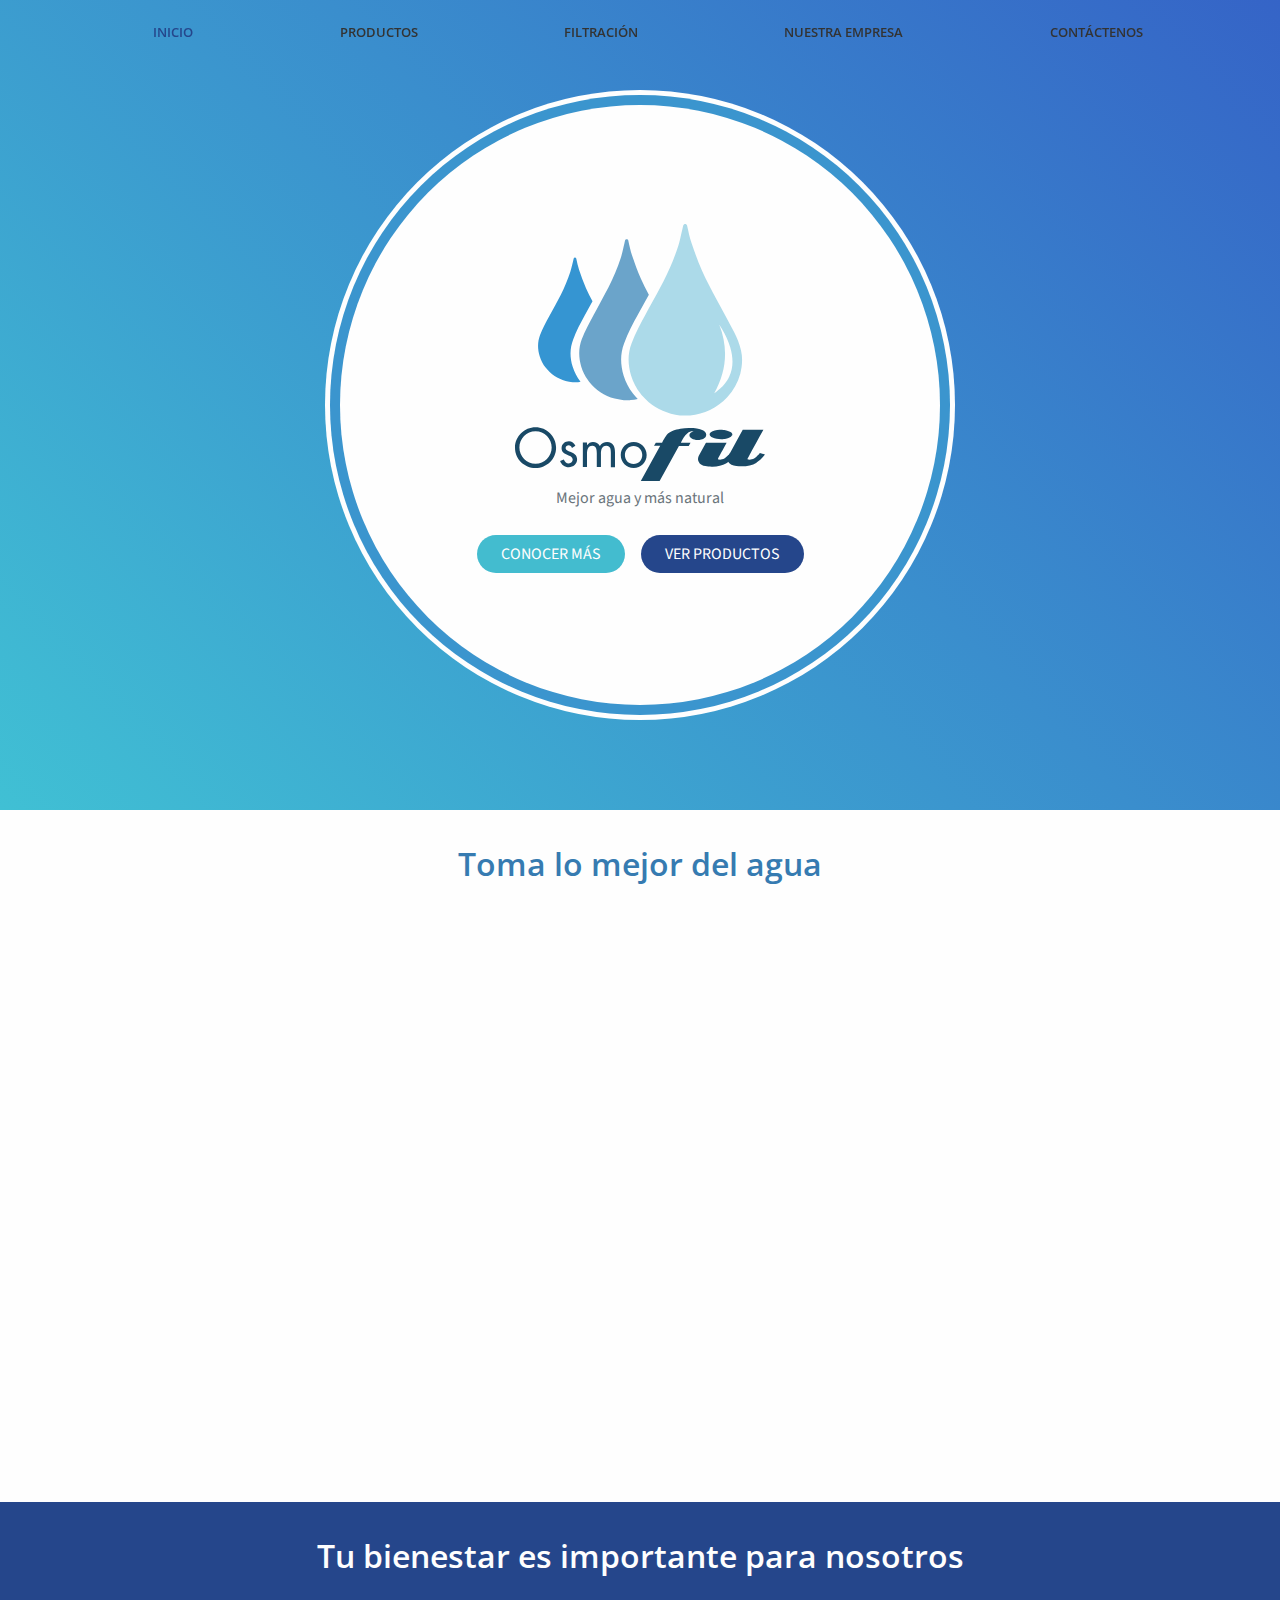
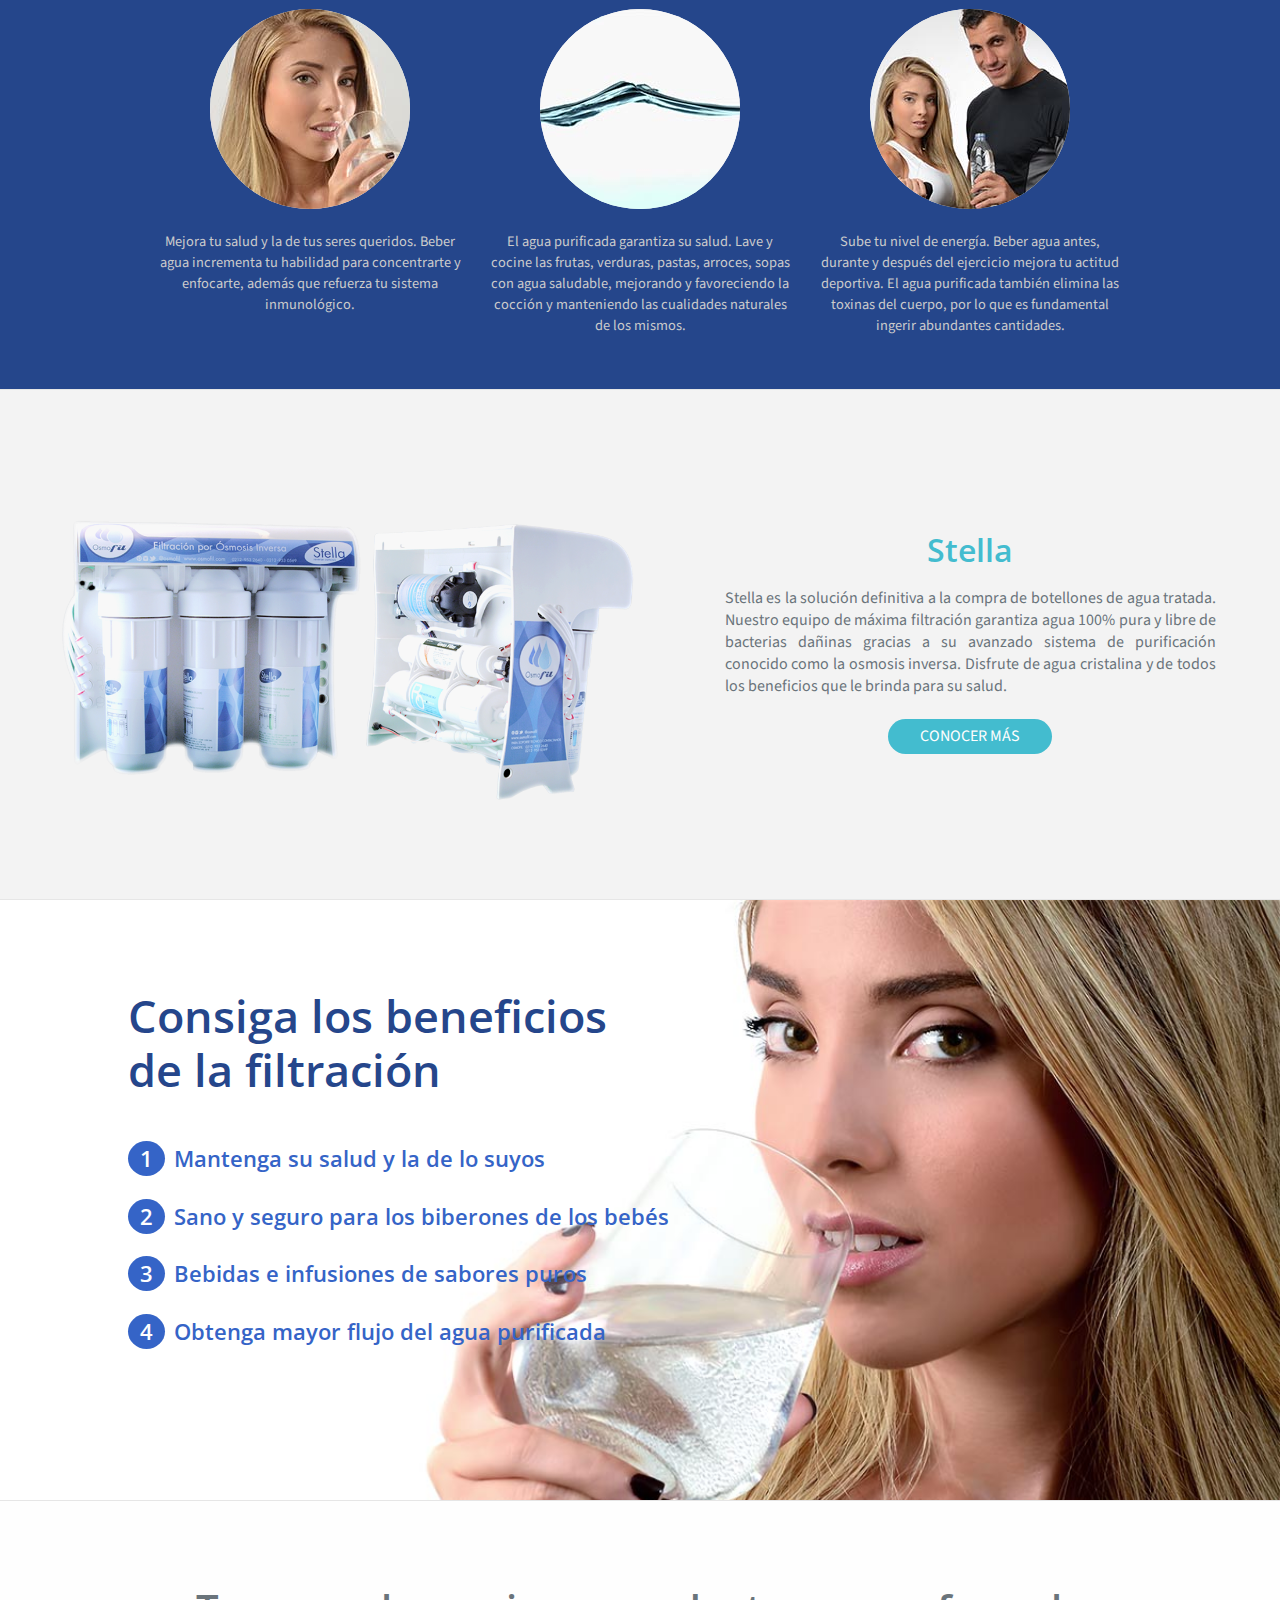
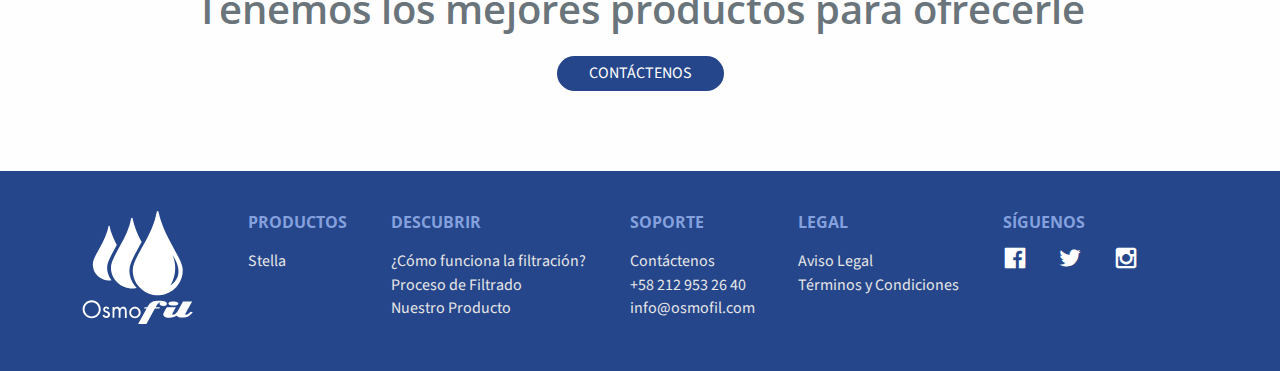
<file: index.html>
<!DOCTYPE html>
<html lang="es">
  <head>
    <meta charset="UTF-8"/>
    <meta http-equiv="X-UA-Compatible" content="IE=edge"/>
    <meta name="viewport" content="width=device-width, user-scalable=no, initial-scale=1, maximum-scale=1, minimum-scale=1"/>
    <link rel="stylesheet" href="css/estilos.css"/>
    <script src="https://ajax.googleapis.com/ajax/libs/jquery/2.2.0/jquery.min.js"></script>
    <script src="js/scripts.js"></script>
    <title>Osmofil | Filtros para el hogar</title>
    <meta name="description" content="Somos una empresa de productos de filtración garantizada y certificada, utilizamos tecnología de punta para purificación del agua."/>
    <meta name="keywords" content="filtros, agua, pureza, limpio, libre"/>
  </head>
  <body id="inicio">
    <nav id="menu">
      <div class="menu-contenedor"><a href="#">
          <div id="menu-logo"></div></a>
        <h1>Osmofil</h1>
      </div>
      <input type="checkbox" id="menu-bar"/>
      <label for="menu-bar" class="icon-menu"></label>
      <ul>
        <li> <a href="index.html">Inicio</a></li>
        <li> <a href="productos.html">Productos</a></li>
        <li> <a href="filtracion.html">Filtración</a></li>
        <li> <a href="empresa.html">Nuestra Empresa</a></li>
        <li> <a href="contactenos.html">Contáctenos</a></li>
      </ul>
    </nav>
    <section>
      <article id="inicio">
        <div class="logo-contenedor"><img src="img/logo-pq.svg" alt="Osmofil"/>
          <div class="slogan">
            <h2>Mejor agua y más natural</h2>
          </div>
          <div class="botones"><a href="empresa.html" class="boton-cta">Conocer Más</a><a href="productos.html" class="boton-cta">Ver Productos</a></div>
        </div>
      </article>
    </section>
    <section>
      <article id="video">
        <h3>Toma lo mejor del agua</h3>
        <div class="video-contenedor">
          <iframe width="1000" height="563" src="https://www.youtube.com/embed/V8olQC8zW3Y?rel=0&amp;amp;showinfo=0" frameborder="0" allowfullscreen=""></iframe>
        </div>
      </article>
    </section>
    <section>
      <article id="rubros">
        <h3>Tu bienestar es importante para nosotros</h3>
        <ul>
          <li>
            <div class="item"><img src="img/p1.jpg" alt="Agua purificada"/></div>
            <p>Mejora tu salud y la de tus seres queridos. Beber agua incrementa tu habilidad para concentrarte y enfocarte, además que refuerza tu sistema inmunológico. </p>
          </li>
          <li>
            <div class="item"><img src="img/p2.jpg" alt="Toma agua"/></div>
            <p>El agua purificada garantiza su salud. Lave y cocine las frutas, verduras, pastas, arroces, sopas con agua saludable, mejorando y favoreciendo la cocción y manteniendo las cualidades naturales de los mismos. </p>
          </li>
          <li>
            <div class="item"><img src="img/p3.jpg" alt="Haz ejercicio"/></div>
            <p>Sube tu nivel de energía. Beber agua antes, durante y después del ejercicio mejora tu actitud deportiva. El agua purificada también elimina las toxinas del cuerpo, por lo que es fundamental ingerir abundantes cantidades.</p>
          </li>
        </ul>
      </article>
    </section>
    <section>
      <article id="pro1">
        <figure><img src="img/stella_final.png" alt="Stella"/></figure>
        <div class="nota">
          <h3>Stella</h3>
          <p>Stella es la solución definitiva a la compra de botellones de agua tratada. Nuestro equipo de máxima filtración garantiza agua 100% pura y libre de bacterias dañinas gracias a su avanzado sistema de purificación conocido como la osmosis inversa. Disfrute de agua cristalina y de todos los beneficios que le brinda para su salud.</p><a href="/productos.html" class="boton">Conocer más</a>
        </div>
      </article>
    </section>
    <section>
      <article id="bene">
        <h3>Consiga los beneficios de la filtración</h3>
        <ol type="1" start="1">
          <li>Mantenga su salud y la de lo suyos
          </li>
          <li>Sano y seguro para los biberones de los bebés
          </li>
          <li>Bebidas e infusiones de sabores puros
          </li>
          <li>Obtenga mayor flujo del agua purificada
          </li>
        </ol>
      </article>
    </section>
    <section>
      <article id="contact">
        <h3>Tenemos los mejores productos para ofrecerle</h3><a href="contactenos.html" class="boton">Contáctenos</a>
      </article>
    </section>
    <footer>
      <div class="footer-contenedor">
        <div class="footer-logo"></div>
        <div class="footer-lista">
          <ul>
            <li>
              <h4>Productos</h4>
              <ul>
                <li><a href="Productos.html">Stella</a></li>
              </ul>
            </li>
            <li>
              <h4>Descubrir</h4>
              <ul>
                <li><a href="Filtracion.html">¿Cómo funciona la filtración?</a></li>
                <li><a href="Filtracion.html">Proceso de Filtrado</a></li>
                <li><a href="Productos.html">Nuestro Producto</a></li>
              </ul>
            </li>
            <li>
              <h4>Soporte</h4>
              <ul>
                <li><a href="Contactenos.html">Contáctenos</a></li>
                <li><a href="callto://+582129592640">+58 212 953 26 40</a></li>
                <li><a href="mailto:info@osmofil.com">info@osmofil.com</a></li>
              </ul>
            </li>
            <li>
              <h4>Legal</h4>
              <ul>
                <li><a href="Empresa.html">Aviso Legal</a></li>
                <li><a href="Empresa.html">Términos y Condiciones</a></li>
              </ul>
            </li>
            <li>
              <h4>Síguenos</h4>
              <div class="sociales"><a href="https://www.facebook.com/osmo.fil.7" class="icon-facebook"></a><a href="https://twitter.com/osmofil" class="icon-twitter"></a><a href="https://www.instagram.com/osmofil" class="icon-instagram"></a><a href="https://www.pinterest.com/osmofil" class="icon-pinterest"></a></div>
            </li>
          </ul>
        </div>
      </div>
    </footer>
    <script src="js/jquery.fitvids.js"></script>
  </body>
</html>
</file>
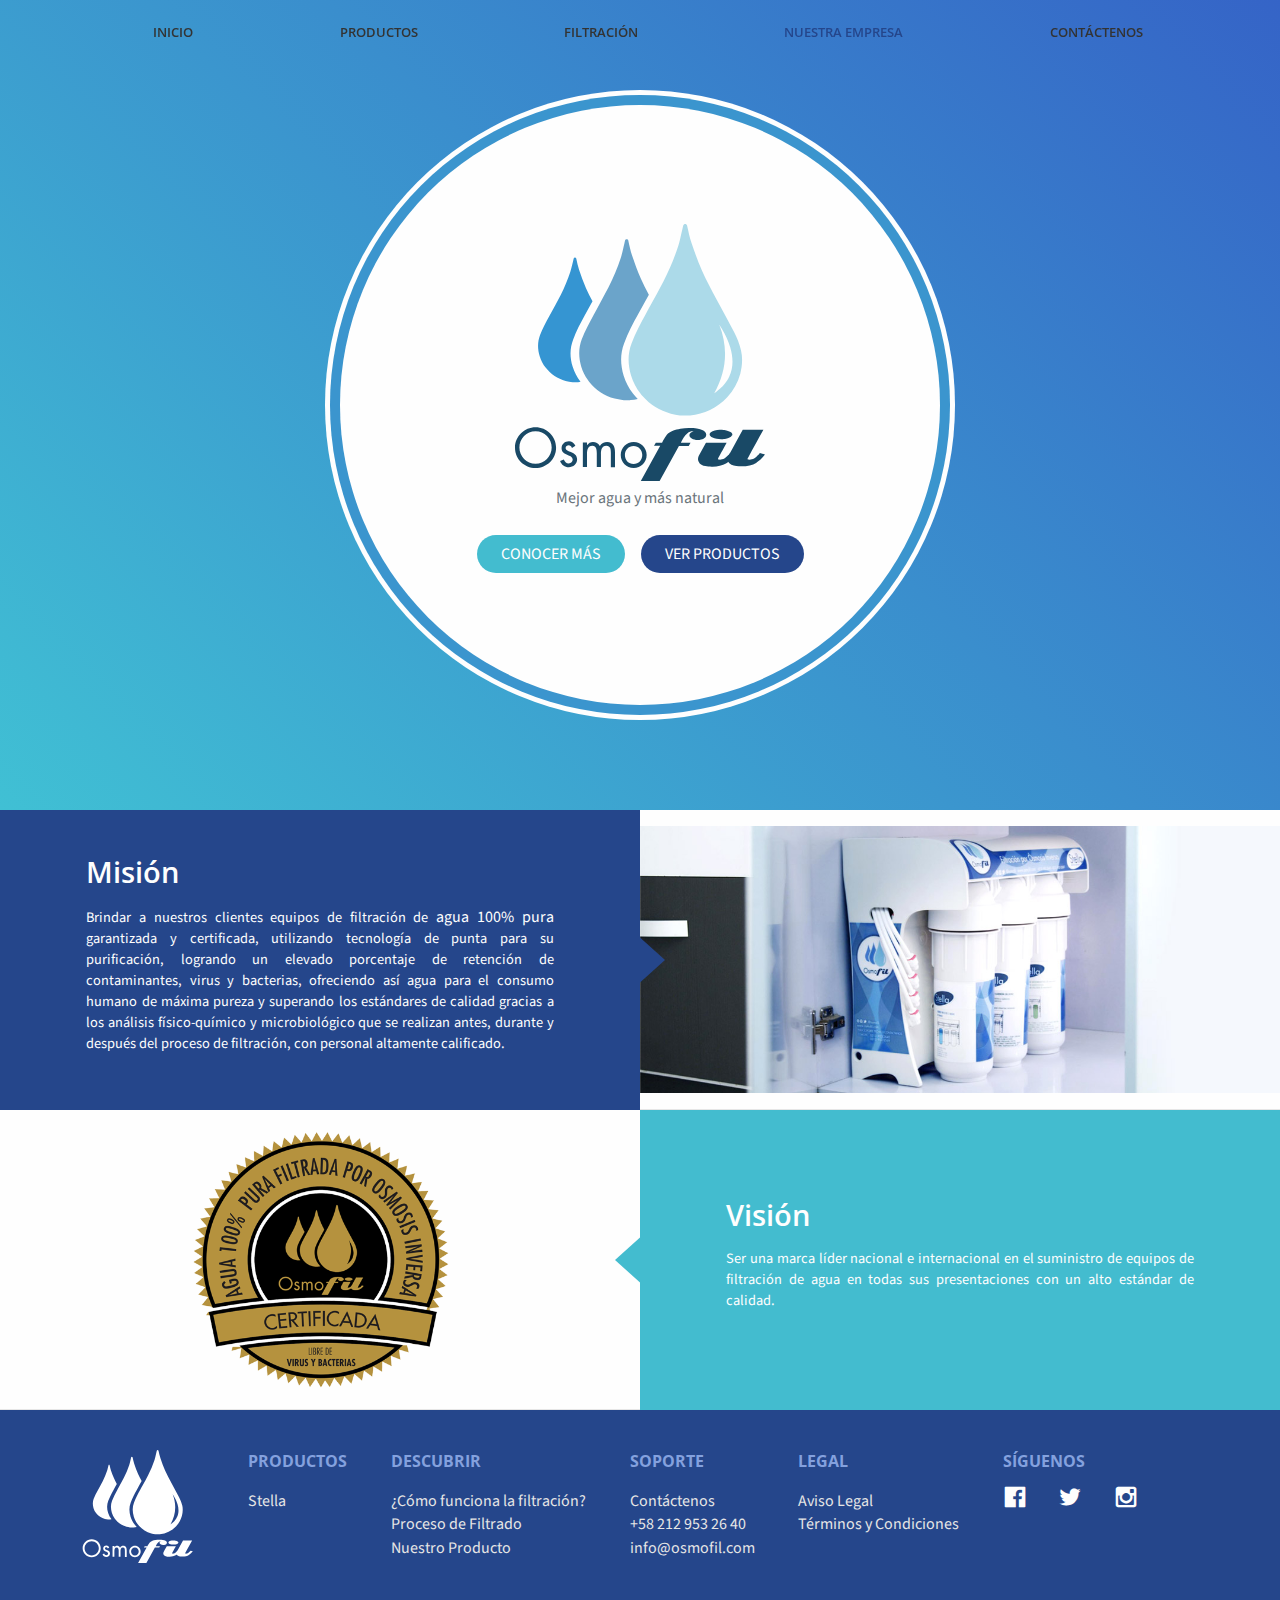
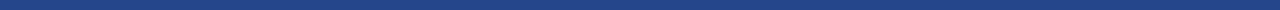
<file: empresa.html>
<!DOCTYPE html>
<html lang="es">
  <head>
    <meta charset="UTF-8"/>
    <meta http-equiv="X-UA-Compatible" content="IE=edge"/>
    <meta name="viewport" content="width=device-width, user-scalable=no, initial-scale=1, maximum-scale=1, minimum-scale=1"/>
    <link rel="stylesheet" href="css/estilos.css"/>
    <script src="https://ajax.googleapis.com/ajax/libs/jquery/2.2.0/jquery.min.js"></script>
    <script src="js/scripts.js"></script>
    <title>Osmofil | Empresa</title>
    <meta name="description" content="Somos una empresa de equipos de filtración de agua en todas sus presentaciones con un alto estándar de calidad."/>
    <meta name="keywords" content="filtros, agua, pureza, limpio, libre"/>
  </head>
  <body id="empresa">
    <nav id="menu">
      <div class="menu-contenedor"><a href="#">
          <div id="menu-logo"></div></a>
        <h1>Osmofil</h1>
      </div>
      <input type="checkbox" id="menu-bar"/>
      <label for="menu-bar" class="icon-menu"></label>
      <ul>
        <li> <a href="index.html">Inicio</a></li>
        <li> <a href="productos.html">Productos</a></li>
        <li> <a href="filtracion.html">Filtración</a></li>
        <li> <a href="empresa.html">Nuestra Empresa</a></li>
        <li> <a href="contactenos.html">Contáctenos</a></li>
      </ul>
    </nav>
    <section>
      <article id="inicio">
        <div class="logo-contenedor"><img src="img/logo-pq.svg" alt="Osmofil"/>
          <div class="slogan">
            <h2>Mejor agua y más natural</h2>
          </div>
          <div class="botones"><a href="empresa.html" class="boton-cta">Conocer Más</a><a href="productos.html" class="boton-cta">Ver Productos</a></div>
        </div>
      </article>
    </section>
    <section>
      <article id="pro2">
        <div class="pro-n">
          <div class="nota-n">
            <h3>Misión</h3>
            <p>Brindar a nuestros clientes equipos de filtración de <span>agua 100% pura</span> garantizada y certificada, utilizando tecnología de punta para su purificación, logrando un elevado porcentaje de retención de contaminantes, virus y bacterias, ofreciendo así agua para el consumo humano de máxima pureza y superando los estándares de calidad gracias a los análisis físico-químico y microbiológico que se realizan antes, durante y después del proceso de filtración, con personal altamente calificado.</p>
          </div>
          <figure><img src="img/Empresa_1.jpg" alt="Producto Certificado"/></figure>
        </div>
        <div class="pro-r">
          <figure><img src="img/Empresa_2.png" alt="Stella Certificado"/></figure>
          <div class="nota-r">
            <h3>Visión</h3>
            <p> Ser una marca líder nacional e internacional en el suministro de equipos de filtración de agua en todas sus presentaciones con un alto estándar de calidad.</p>
          </div>
        </div>
      </article>
    </section>
    <footer>
      <div class="footer-contenedor">
        <div class="footer-logo"></div>
        <div class="footer-lista">
          <ul>
            <li>
              <h4>Productos</h4>
              <ul>
                <li><a href="Productos.html">Stella</a></li>
              </ul>
            </li>
            <li>
              <h4>Descubrir</h4>
              <ul>
                <li><a href="Filtracion.html">¿Cómo funciona la filtración?</a></li>
                <li><a href="Filtracion.html">Proceso de Filtrado</a></li>
                <li><a href="Productos.html">Nuestro Producto</a></li>
              </ul>
            </li>
            <li>
              <h4>Soporte</h4>
              <ul>
                <li><a href="Contactenos.html">Contáctenos</a></li>
                <li><a href="callto://+582129592640">+58 212 953 26 40</a></li>
                <li><a href="mailto:info@osmofil.com">info@osmofil.com</a></li>
              </ul>
            </li>
            <li>
              <h4>Legal</h4>
              <ul>
                <li><a href="Empresa.html">Aviso Legal</a></li>
                <li><a href="Empresa.html">Términos y Condiciones</a></li>
              </ul>
            </li>
            <li>
              <h4>Síguenos</h4>
              <div class="sociales"><a href="https://www.facebook.com/osmo.fil.7" class="icon-facebook"></a><a href="https://twitter.com/osmofil" class="icon-twitter"></a><a href="https://www.instagram.com/osmofil" class="icon-instagram"></a><a href="https://www.pinterest.com/osmofil" class="icon-pinterest"></a></div>
            </li>
          </ul>
        </div>
      </div>
    </footer>
  </body>
</html>
</file>
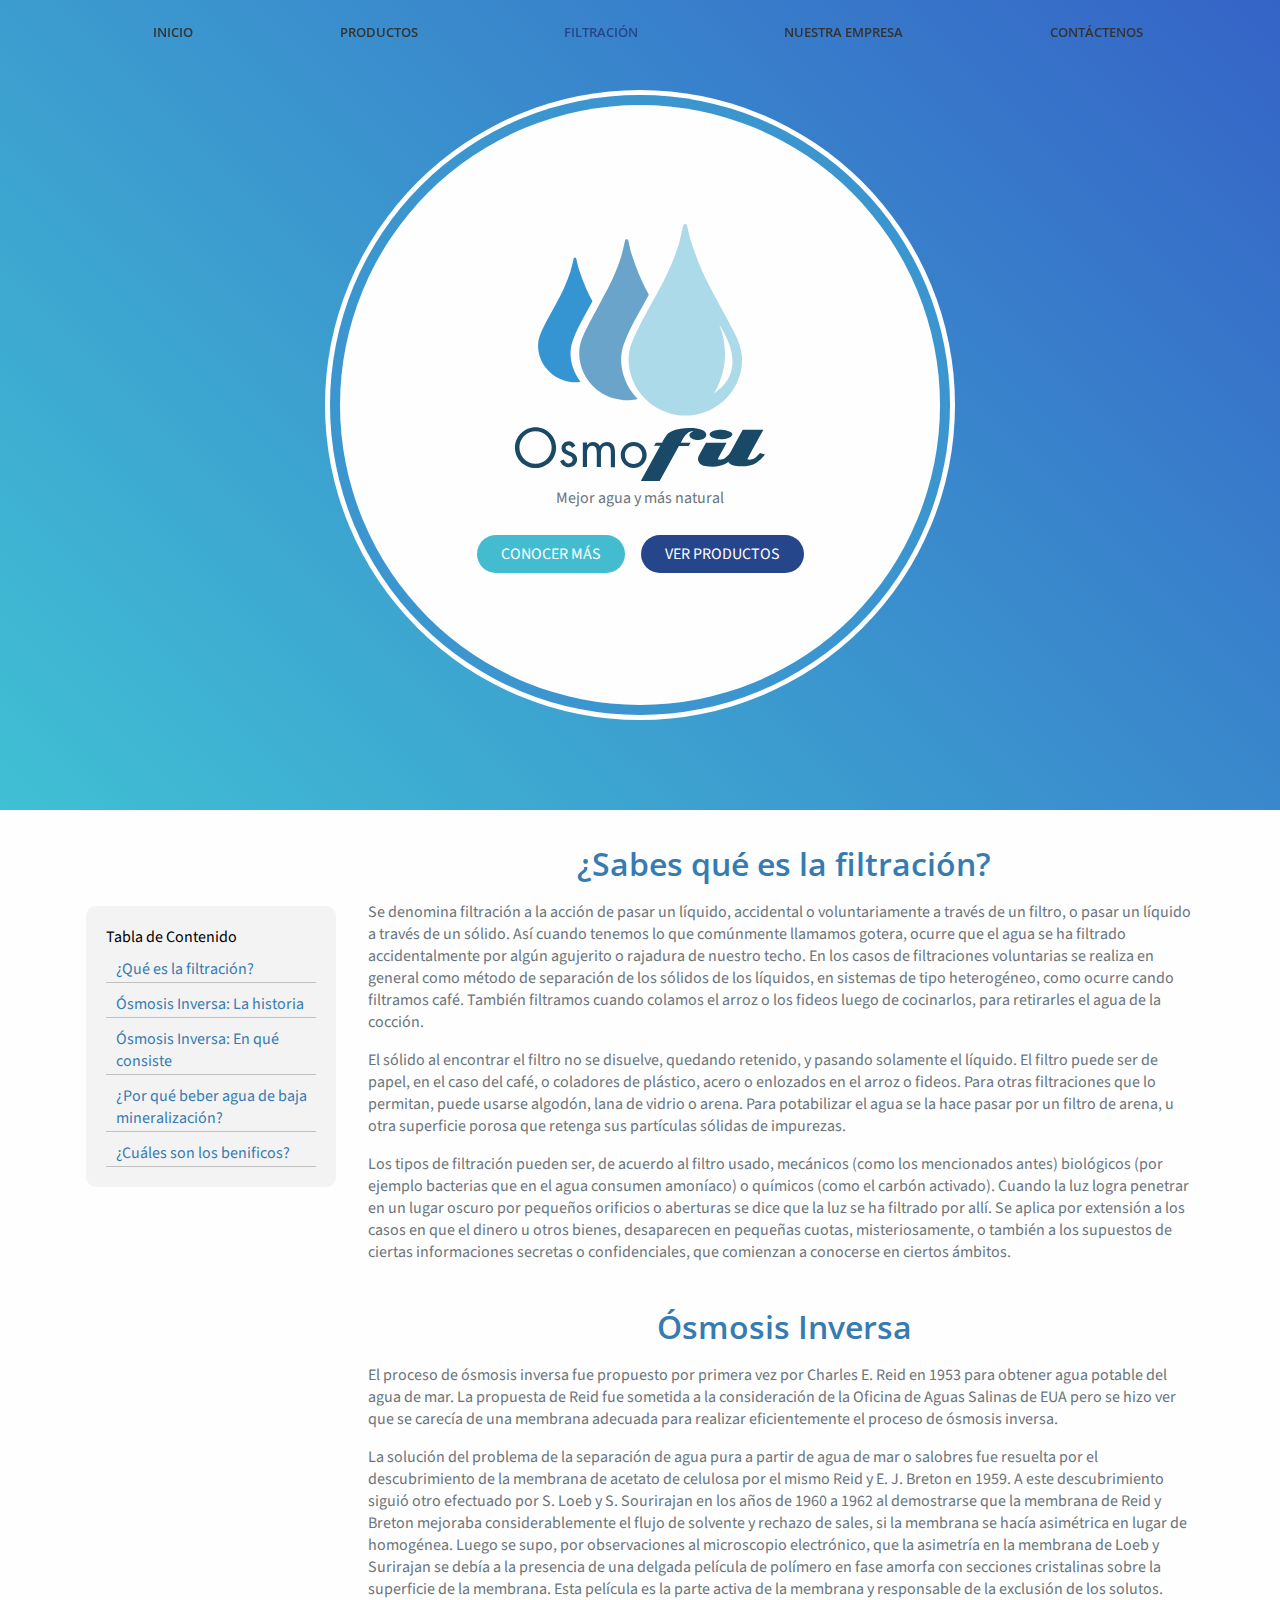
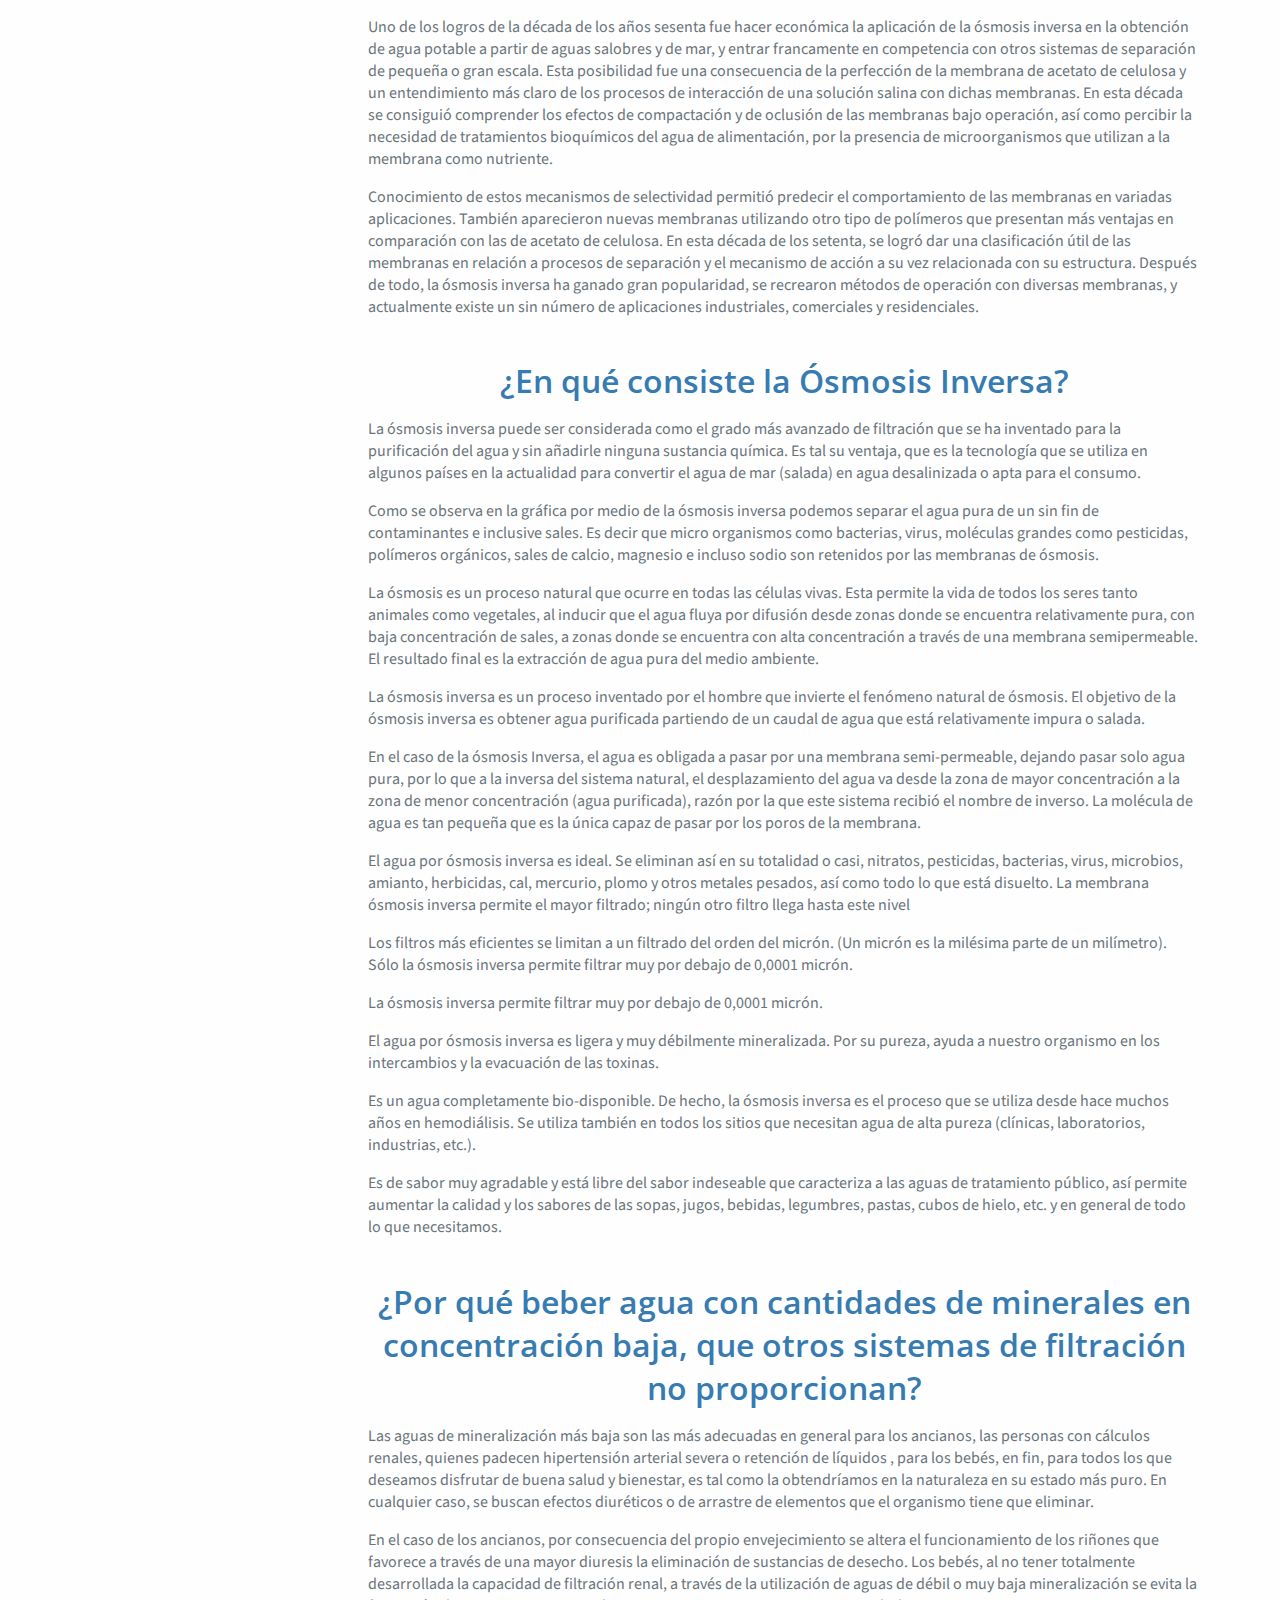
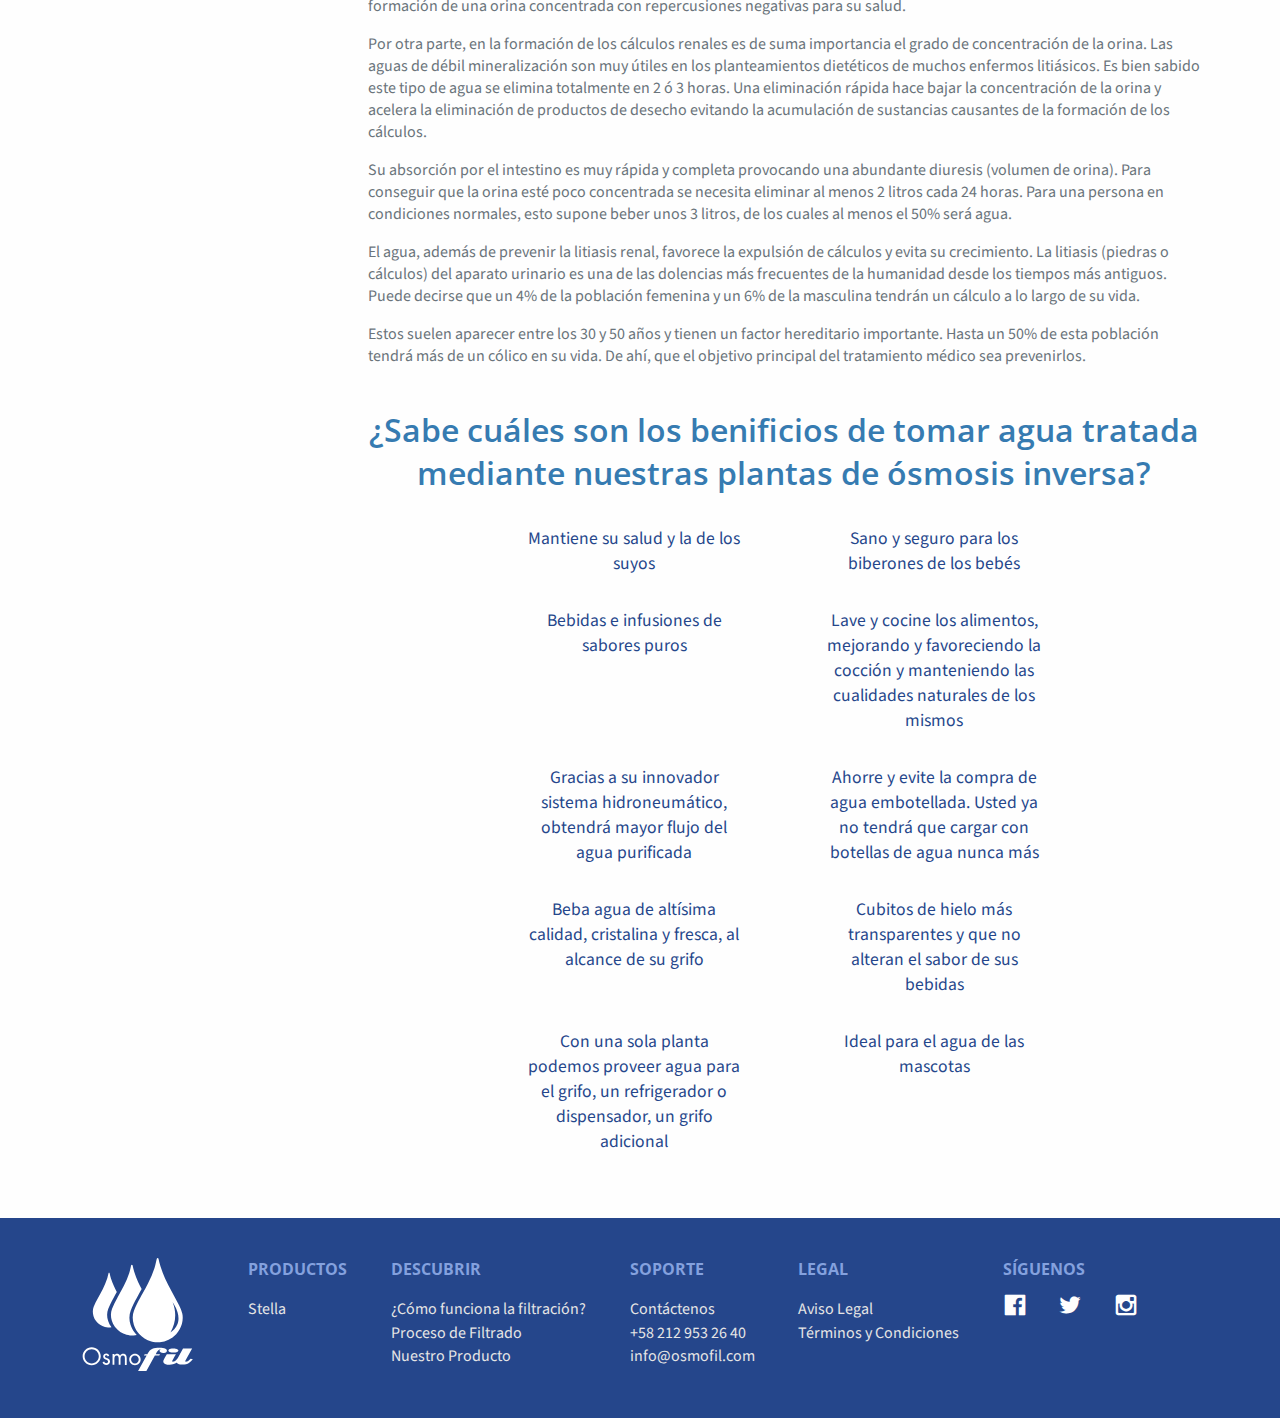
<file: filtracion.html>
<!DOCTYPE html>
<html lang="es">
  <head>
    <meta charset="UTF-8"/>
    <meta http-equiv="X-UA-Compatible" content="IE=edge"/>
    <meta name="viewport" content="width=device-width, user-scalable=no, initial-scale=1, maximum-scale=1, minimum-scale=1"/>
    <link rel="stylesheet" href="css/estilos.css"/>
    <script src="https://ajax.googleapis.com/ajax/libs/jquery/2.2.0/jquery.min.js"></script>
    <script src="js/scripts.js"></script>
    <title>Osmofil | Filtración</title>
    <meta name="description" content="Conozca acerca del proceso de filtración."/>
    <meta name="keywords" content="filtros, agua, pureza, limpio, libre"/>
  </head>
  <body id="filtracion">
    <nav id="menu">
      <div class="menu-contenedor"><a href="#">
          <div id="menu-logo"></div></a>
        <h1>Osmofil</h1>
      </div>
      <input type="checkbox" id="menu-bar"/>
      <label for="menu-bar" class="icon-menu"></label>
      <ul>
        <li> <a href="index.html">Inicio</a></li>
        <li> <a href="productos.html">Productos</a></li>
        <li> <a href="filtracion.html">Filtración</a></li>
        <li> <a href="empresa.html">Nuestra Empresa</a></li>
        <li> <a href="contactenos.html">Contáctenos</a></li>
      </ul>
    </nav>
    <section>
      <article id="inicio">
        <div class="logo-contenedor"><img src="img/logo-pq.svg" alt="Osmofil"/>
          <div class="slogan">
            <h2>Mejor agua y más natural</h2>
          </div>
          <div class="botones"><a href="empresa.html" class="boton-cta">Conocer Más</a><a href="productos.html" class="boton-cta">Ver Productos</a></div>
        </div>
      </article>
    </section>
    <section id="info">
      <aside>
        <ul><span>Tabla de Contenido</span>
          <li><a href="#C1">¿Qué es la filtración?</a></li>
          <li><a href="#C2">Ósmosis Inversa: La historia</a></li>
          <li><a href="#C3">Ósmosis Inversa: En qué consiste</a></li>
          <li><a href="#C4">¿Por qué beber agua de baja mineralización?</a></li>
          <li><a href="#C5">¿Cuáles son los benificos?</a></li>
        </ul>
      </aside>
      <div class="info-contenido">
        <article>
          <div id="C1" class="ancla"></div>
          <h3>¿Sabes qué es la filtración?</h3>
          <p>Se denomina filtración a la acción de pasar un líquido, accidental o voluntariamente a través de un filtro, o pasar un líquido a través de un sólido. Así cuando tenemos lo que comúnmente llamamos gotera, ocurre que el agua se ha filtrado accidentalmente por algún agujerito o rajadura de nuestro techo. En los casos de filtraciones voluntarias se realiza en general como método de separación de los sólidos de los líquidos, en sistemas de tipo heterogéneo, como ocurre cando filtramos café. También filtramos cuando colamos el arroz o los fideos luego de cocinarlos, para retirarles el agua de la cocción.</p>
          <p>El sólido al encontrar el filtro no se disuelve, quedando retenido, y pasando solamente el líquido. El filtro puede ser de papel, en el caso del café, o coladores de plástico, acero o enlozados en el arroz o fideos. Para otras filtraciones que lo permitan, puede usarse algodón, lana de vidrio o arena. Para potabilizar el agua se la hace pasar por un filtro de arena, u otra superficie porosa que retenga sus partículas sólidas de impurezas.</p>
          <p>Los tipos de filtración pueden ser, de acuerdo al filtro usado, mecánicos (como los mencionados antes) biológicos (por ejemplo bacterias que en el agua consumen amoníaco) o químicos (como el carbón activado). Cuando la luz logra penetrar en un lugar oscuro por pequeños orificios o aberturas se dice que la luz se ha filtrado por allí. Se aplica por extensión a los casos en que el dinero u otros bienes, desaparecen en pequeñas cuotas, misteriosamente, o también a los supuestos de ciertas informaciones secretas o confidenciales, que comienzan a conocerse en ciertos ámbitos.</p>
        </article>
        <article>
          <div id="C2" class="ancla"></div>
          <h3>Ósmosis Inversa</h3>
          <p>El proceso de ósmosis inversa fue propuesto por primera vez por Charles E. Reid en 1953 para obtener agua potable del agua de mar. La propuesta de Reid fue sometida a la consideración de la Oficina de Aguas Salinas de EUA pero se hizo ver que se carecía de una membrana adecuada para realizar eficientemente el proceso de ósmosis inversa.</p>
          <p>La solución del problema de la separación de agua pura a partir de agua de mar o salobres fue resuelta por el descubrimiento de la membrana de acetato de celulosa por el mismo Reid y E. J. Breton en 1959. A este descubrimiento siguió otro efectuado por S. Loeb y S. Sourirajan en los años de 1960 a 1962 al demostrarse que la membrana de Reid y Breton mejoraba considerablemente el flujo de solvente y rechazo de sales, si la membrana se hacía asimétrica en lugar de homogénea. Luego se supo, por observaciones al microscopio electrónico, que la asimetría en la membrana de Loeb y Surirajan se debía a la presencia de una delgada película de polímero en fase amorfa con secciones cristalinas sobre la superficie de la membrana. Esta película es la parte activa de la membrana y responsable de la exclusión de los solutos.   </p>
          <p>Uno de los logros de la década de los años sesenta fue hacer económica la aplicación de la ósmosis inversa en la obtención de agua potable a partir de aguas salobres y de mar, y entrar francamente en competencia con otros sistemas de separación de pequeña o gran escala. Esta posibilidad fue una consecuencia de la perfección de la membrana de acetato de celulosa y un entendimiento más claro de los procesos de interacción de una solución salina con dichas membranas. En esta década se consiguió comprender los efectos de compactación y de oclusión de las membranas bajo operación, así como percibir la necesidad de tratamientos bioquímicos del agua de alimentación, por la presencia de microorganismos que utilizan a la membrana como nutriente.</p>
          <p>Conocimiento de estos mecanismos de selectividad permitió predecir el comportamiento de las membranas en variadas aplicaciones. También aparecieron nuevas membranas utilizando otro tipo de polímeros que presentan más ventajas en comparación con las de acetato de celulosa. En esta década de los setenta, se logró dar una clasificación útil de las membranas en relación a procesos de separación y el mecanismo de acción a su vez relacionada con su estructura. Después de todo, la ósmosis inversa ha ganado gran popularidad, se recrearon métodos de operación con diversas membranas, y actualmente existe un sin número de aplicaciones industriales, comerciales y residenciales.</p>
        </article>
        <article>
          <div id="C3" class="ancla"></div>
          <h3>¿En qué consiste la Ósmosis Inversa?</h3>
          <p>La ósmosis inversa puede ser considerada como el grado más avanzado de filtración que se ha inventado para la purificación del agua y sin añadirle ninguna sustancia química. Es tal su ventaja, que es la tecnología que se  utiliza en algunos países en la actualidad para convertir el agua de mar (salada) en agua desalinizada o apta para el consumo.</p>
          <p>Como se observa en la gráfica por medio de la ósmosis inversa podemos separar el agua pura de un sin fin de contaminantes e inclusive sales. Es decir que micro organismos como bacterias, virus, moléculas grandes como pesticidas, polímeros orgánicos, sales de calcio, magnesio e incluso sodio son retenidos por las membranas de ósmosis.</p>
          <p>La ósmosis es un proceso natural que ocurre en todas las células vivas. Esta permite la vida de todos los seres tanto animales como vegetales, al inducir que el agua fluya por difusión desde zonas donde se encuentra relativamente pura, con baja concentración de sales, a zonas donde se encuentra con alta concentración a través de una membrana semipermeable. El resultado final es la extracción de agua pura del medio ambiente.</p>
          <p>La ósmosis inversa es un proceso inventado por el hombre que invierte el fenómeno natural de ósmosis. El objetivo de la ósmosis inversa es obtener agua purificada partiendo de un caudal de agua que está relativamente impura o salada.</p>
          <p>En el caso de la ósmosis Inversa, el agua es obligada a pasar por una membrana semi-permeable, dejando pasar solo agua pura, por lo que a la inversa del sistema natural, el desplazamiento del agua va desde la zona de mayor concentración a la zona de menor concentración (agua purificada), razón por la que este sistema recibió el nombre de inverso. La molécula de agua es tan pequeña que es la única capaz de pasar por los poros de la membrana.</p>
          <p>El agua por ósmosis inversa es ideal. Se eliminan así en su totalidad o casi, nitratos, pesticidas, bacterias, virus, microbios, amianto, herbicidas, cal, mercurio, plomo y otros metales pesados, así como todo lo que está disuelto. La membrana ósmosis inversa permite el mayor filtrado; ningún otro filtro llega hasta este nivel</p>
          <p>Los filtros más eficientes se limitan a un filtrado del orden del micrón. (Un micrón es la milésima parte de un milímetro). Sólo la ósmosis inversa permite filtrar muy por debajo de 0,0001 micrón. </p>
          <p class="resaltar">La ósmosis inversa permite filtrar muy por debajo de 0,0001 micrón.</p>
          <p>El agua por ósmosis inversa es ligera y muy débilmente mineralizada. Por su pureza, ayuda a nuestro organismo en los intercambios y la evacuación de las toxinas.</p>
          <p>Es un agua completamente bio-disponible. De hecho, la ósmosis inversa es el proceso que se utiliza desde hace muchos años en hemodiálisis. Se utiliza también en todos los sitios que necesitan agua de alta pureza (clínicas, laboratorios, industrias, etc.).</p>
          <p>Es de sabor muy agradable  y está libre del sabor indeseable que caracteriza a las aguas de tratamiento público, así permite aumentar la calidad y los sabores de las sopas, jugos, bebidas, legumbres, pastas, cubos de hielo, etc.  y en general de todo lo que necesitamos.</p>
        </article>
        <article>
          <div id="C4" class="ancla"></div>
          <h3>¿Por qué beber  agua con cantidades de minerales en concentración baja, que otros sistemas de filtración no proporcionan?</h3>
          <p>Las aguas de mineralización más baja son las más adecuadas en general para los ancianos, las personas con cálculos renales, quienes padecen hipertensión arterial severa o retención de líquidos , para los bebés, en fin, para todos los que deseamos disfrutar de  buena salud y bienestar, es tal como  la obtendríamos en la naturaleza en su estado más puro. En cualquier caso, se buscan efectos diuréticos o de arrastre de elementos que el organismo tiene que eliminar. </p>
          <p>En el caso de los ancianos, por consecuencia del propio envejecimiento se altera el funcionamiento de los riñones que favorece a través de una mayor diuresis la eliminación de sustancias de desecho. Los bebés, al no tener totalmente desarrollada la capacidad de filtración renal, a través de la utilización de aguas de débil o muy baja mineralización se evita la formación de una orina concentrada con repercusiones negativas para su salud.</p>
          <p>Por otra parte, en la formación de los cálculos renales es de suma importancia el grado de concentración de la orina. Las aguas de débil mineralización son muy útiles en los planteamientos dietéticos de muchos enfermos litiásicos. Es bien sabido este tipo de agua se elimina totalmente en 2 ó 3 horas. Una eliminación rápida hace bajar la concentración de la orina y acelera la eliminación de productos de desecho evitando la acumulación de sustancias causantes de la formación de los cálculos. </p>
          <p>Su absorción por el intestino es muy rápida y completa provocando una abundante diuresis (volumen de orina). Para conseguir que la orina esté poco concentrada se necesita eliminar al menos 2 litros cada 24 horas. Para una persona en condiciones normales, esto supone beber unos 3 litros, de los cuales al menos el 50%  será agua. </p>
          <p>El agua, además de prevenir la litiasis renal, favorece la expulsión de cálculos y evita su crecimiento. La litiasis (piedras o cálculos) del aparato urinario es una de las dolencias más frecuentes de la humanidad desde los tiempos más antiguos. Puede decirse que un 4% de la población femenina y un 6% de la masculina tendrán un cálculo a lo largo de su vida.</p>
          <p>Estos suelen aparecer entre los 30 y 50 años y tienen un factor hereditario importante. Hasta un 50% de esta población tendrá más de un cólico en su vida. De ahí, que el objetivo principal del tratamiento médico sea prevenirlos. </p>
        </article>
        <article>
          <div id="C5" class="ancla"></div>
          <h3>¿Sabe cuáles son los benificios de tomar agua tratada mediante nuestras plantas de ósmosis inversa?</h3>
          <ul>
            <li>
              <figure>
                <figcaption>Mantiene su salud y la de los suyos</figcaption>
              </figure>
            </li>
            <li>
              <figure>
                <figcaption>Sano y seguro para los biberones de los bebés</figcaption>
              </figure>
            </li>
            <li>
              <figure>
                <figcaption>Bebidas e infusiones de sabores puros</figcaption>
              </figure>
            </li>
            <li>
              <figure>
                <figcaption>Lave y cocine los alimentos, mejorando y favoreciendo la cocción y manteniendo las cualidades naturales de los mismos </figcaption>
              </figure>
            </li>
            <li>
              <figure>
                <figcaption>Gracias a su innovador sistema hidroneumático, obtendrá mayor flujo del agua purificada</figcaption>
              </figure>
            </li>
            <li>
              <figure>
                <figcaption>Ahorre y evite la compra de agua embotellada. Usted ya no tendrá que cargar con botellas de agua nunca más</figcaption>
              </figure>
            </li>
            <li>
              <figure>
                <figcaption>Beba agua de altísima calidad, cristalina y fresca, al alcance de su grifo</figcaption>
              </figure>
            </li>
            <li>
              <figure>
                <figcaption>Cubitos de hielo más transparentes y que no alteran el sabor de sus bebidas </figcaption>
              </figure>
            </li>
            <li>
              <figure>
                <figcaption>Con una sola planta podemos proveer agua para el grifo, un refrigerador o dispensador, un grifo adicional</figcaption>
              </figure>
            </li>
            <li>
              <figure>
                <figcaption>Ideal para el agua de las mascotas </figcaption>
              </figure>
            </li>
          </ul>
        </article>
      </div>
    </section>
    <footer>
      <div class="footer-contenedor">
        <div class="footer-logo"></div>
        <div class="footer-lista">
          <ul>
            <li>
              <h4>Productos</h4>
              <ul>
                <li><a href="Productos.html">Stella</a></li>
              </ul>
            </li>
            <li>
              <h4>Descubrir</h4>
              <ul>
                <li><a href="Filtracion.html">¿Cómo funciona la filtración?</a></li>
                <li><a href="Filtracion.html">Proceso de Filtrado</a></li>
                <li><a href="Productos.html">Nuestro Producto</a></li>
              </ul>
            </li>
            <li>
              <h4>Soporte</h4>
              <ul>
                <li><a href="Contactenos.html">Contáctenos</a></li>
                <li><a href="callto://+582129592640">+58 212 953 26 40</a></li>
                <li><a href="mailto:info@osmofil.com">info@osmofil.com</a></li>
              </ul>
            </li>
            <li>
              <h4>Legal</h4>
              <ul>
                <li><a href="Empresa.html">Aviso Legal</a></li>
                <li><a href="Empresa.html">Términos y Condiciones</a></li>
              </ul>
            </li>
            <li>
              <h4>Síguenos</h4>
              <div class="sociales"><a href="https://www.facebook.com/osmo.fil.7" class="icon-facebook"></a><a href="https://twitter.com/osmofil" class="icon-twitter"></a><a href="https://www.instagram.com/osmofil" class="icon-instagram"></a><a href="https://www.pinterest.com/osmofil" class="icon-pinterest"></a></div>
            </li>
          </ul>
        </div>
      </div>
    </footer>
  </body>
</html>
</file>
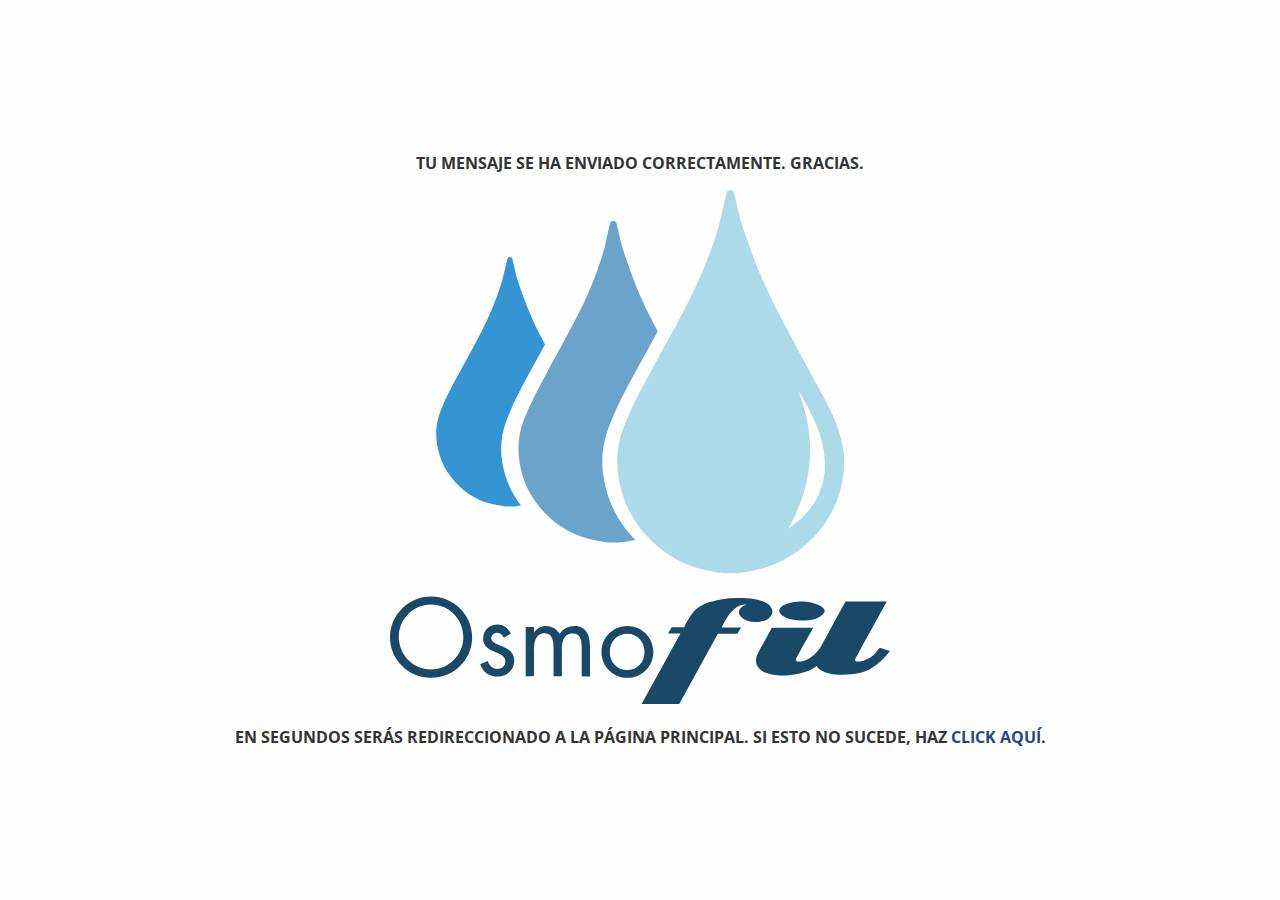
<file: gracias.html>
<!DOCTYPE html>
<html lang="es">
  <head>
    <meta charset="UTF-8"/>
    <meta http-equiv="X-UA-Compatible" content="IE=edge"/>
    <meta name="viewport" content="width=device-width, user-scalable=no, initial-scale=1, maximum-scale=1, minimum-scale=1"/>
    <link rel="stylesheet" href="css/estilos.css"/>
    <script src="https://ajax.googleapis.com/ajax/libs/jquery/2.2.0/jquery.min.js"></script>
    <script src="js/scripts.js"></script>
    <title>Osmofil | Gracias</title>
    <meta http-equiv="Refresh" content="10;/index.html"/>
  </head>
  <body>
    <section id="gracias">
      <h4>Tu mensaje se ha enviado correctamente. Gracias.</h4>
      <figure><img src="img/logo-pq.svg" alt="Osmofil"/></figure>
      <h4>En segundos serás redireccionado a la página principal. Si esto no sucede, haz <a href="/index.html">click aquí</a>.</h4>
    </section>
  </body>
</html>
</file>
<file: css/estilos.css>
@import url(normalize.css);
@import url(fonts.css);
@import url(https://fonts.googleapis.com/css?family=Open+Sans:400,700,600|Source+Sans+Pro:400,300,700|Montserrat:400,700;);
* { font-size: 16px; box-sizing: border-box; list-style: none; }

body { font-family: "Source Sans Pro", sans-serif; max-width: 1440px; margin: 0 auto; background: #FEFEFE; box-shadow: 0px 0px 8px 1px rgba(106, 116, 123, 0.25); }

body#inicio nav ul li:nth-child(1) a, body#productos nav ul li:nth-child(2) a, body#filtracion nav ul li:nth-child(3) a, body#empresa nav ul li:nth-child(4) a, body#contactenos nav ul li:nth-child(5) a { color: #25468B; }

ul, li, ol { padding: 0; }

a { color: #FEFEFE; text-decoration: none; }

hr { background: #EEE; width: 70%; border: none; height: 2px; }

h1 { display: none; position: absolute; left: 60px; top: 30%; color: #5393DB; font-weight: bold; text-transform: uppercase; }

h2 { font-size: 1em; font-weight: normal; color: #6a747b; max-width: 35em; padding: 0 0.5em; }

h3 { font-size: 2em; font-family: "Open Sans", sans-serif; font-weight: 600; text-align: center; margin: 0; }

h4 { font-size: 1em; text-transform: uppercase; color: #84a1de; font-family: "Open Sans", sans-serif; margin: 0; }

.botones { margin: 1em 0; }

.botones .boton-cta { border-radius: 50px; background: #43BCCF; padding: .5em 1.5em; text-transform: uppercase; line-height: 2em; color: #FEFEFE; margin: 0 .5em; cursor: pointer; }

.botones .boton-cta:last-child { background: #25468B; color: #FEFEFE; }

.boton { border-radius: 50px; background: #43BCCF; padding: .4em 2em; text-transform: uppercase; line-height: 3em; cursor: pointer; }

.boton-cta:active, .boton:active { box-shadow: rgba(0, 0, 0, 0.2) 0px 3px 2px inset; }

nav { display: -webkit-flex; display: -ms-flexbox; display: flex; -webkit-flex-wrap: nowrap; -ms-flex-wrap: nowrap; flex-wrap: nowrap; -webkit-align-items: center; -ms-flex-align: center; align-items: center; position: fixed; width: 100%; padding: 0 5%; max-width: 1440px; z-index: 100; background: transparent; line-height: 4em; transition: 0.5s ease-out; }

nav .menu-contenedor { position: relative; }

nav input { display: none; }

nav label { visibility: hidden; }

nav ul { width: 100%; display: -webkit-flex; display: -ms-flexbox; display: flex; -webkit-justify-content: space-around; -ms-flex-pack: distribute; justify-content: space-around; -webkit-flex-wrap: wrap; -ms-flex-wrap: wrap; flex-wrap: wrap; list-style: none; margin: 0; padding: 0; }

nav li a { text-transform: uppercase; font-size: 0.8em; font-family: "Open Sans", sans-serif; font-weight: 600; color: #333; position: relative; transition: 0.2s; }

nav li a:hover { color: #25468B; }

nav li a::before { content: ""; bottom: -10px; display: block; height: 3px; left: 50%; position: absolute; transition: 0.2s; width: 0%; }

nav li a:hover::before { background: #25468B; width: 100%; left: 0; }

.menu-js { background: rgba(255, 255, 255, 0.9); }

.menu-logo-v { background-image: url("../img/logo-s-pq.svg"); background-repeat: no-repeat; width: 150px; height: 65px; margin: .2em 20vw 0 0; }

article#inicio { display: -webkit-flex; display: -ms-flexbox; display: flex; -webkit-flex-direction: column; -ms-flex-direction: column; flex-direction: column; -webkit-justify-content: center; -ms-flex-pack: center; justify-content: center; -webkit-align-items: center; -ms-flex-align: center; align-items: center; background: linear-gradient(45deg, #40c0d4 0%, #3564c7 100%); height: 90vh; text-align: center; position: relative; display: flex; width: 100%; }

article#inicio .logo-contenedor { background: #FEFEFE; border-radius: 50%; width: 600px; height: 600px; display: -webkit-flex; display: -ms-flexbox; display: flex; -webkit-flex-direction: column; -ms-flex-direction: column; flex-direction: column; -webkit-justify-content: center; -ms-flex-pack: center; justify-content: center; -webkit-align-items: center; -ms-flex-align: center; align-items: center; box-shadow: #3B95CE 0px 0px 0px 10px, #FEFEFE 0px 0px 0px 15px; }

article#inicio .logo-contenedor img { width: 250px; margin: 0 0 1em; }

article#inicio .logo-contenedor .slogan { margin-top: -1.5em; }

article#video { box-sizing: border-box; display: -webkit-flex; display: -ms-flexbox; display: flex; -webkit-flex-direction: column; -ms-flex-direction: column; flex-direction: column; -webkit-align-items: center; -ms-flex-align: center; align-items: center; margin: 2em 0; }

article#video h3 { font-size: 2em; color: #367BB1; margin: 0 0 .5em; }

article#video p { font-size: .9em; color: #6a747b; width: 50%; margin: 0 0 1.5em; text-align: center; }

article#video .video-contenedor { width: 100%; max-width: 1000px; max-height: 563px; margin-bottom: 1.5em; padding: 0 1em; }

article#rubros { min-height: 400px; background: #25468B; display: -webkit-flex; display: -ms-flexbox; display: flex; overflow: hidden; -webkit-flex-direction: column; -ms-flex-direction: column; flex-direction: column; -webkit-align-items: center; -ms-flex-align: center; align-items: center; }

article#rubros h3 { font-size: 2em; margin-top: 1em; color: #FEFEFE; text-align: center; }

article#rubros ul { margin: auto; display: -webkit-flex; display: -ms-flexbox; display: flex; -webkit-justify-content: space-around; -ms-flex-pack: distribute; justify-content: space-around; -webkit-flex-wrap: wrap; -ms-flex-wrap: wrap; flex-wrap: wrap; }

article#rubros ul li { padding: 2em 0; width: 330px; }

article#rubros ul li .item { margin: auto; width: 200px; height: 200px; background: #FEFEFE; border-radius: 50%; overflow: hidden; }

article#rubros ul li p { text-align: center; color: #cbcbcb; padding: .5em 1em; font-size: .9em; }

article#pro1 { height: auto; background: #F3F3F3; display: -webkit-flex; display: -ms-flexbox; display: flex; -webkit-flex-wrap: nowrap; -ms-flex-wrap: nowrap; flex-wrap: nowrap; -webkit-align-items: center; -ms-flex-align: center; align-items: center; padding: 2em 1em; border-top: 1px solid #e6e6e6; border-bottom: 1px solid #e6e6e6; }

article#pro1 figure { width: 50%; display: -webkit-flex; display: -ms-flexbox; display: flex; }

article#pro1 figure img { margin: 2em auto; width: 100%; height: 100%; }

article#pro1 .nota { width: 50%; text-align: center; padding: 0 3em; }

article#pro1 .nota h3 { color: #43BCCF; }

article#pro1 .nota p { font-size: 1em; color: #6a747b; text-align: justify; }

article#pro2 { display: -webkit-flex; display: -ms-flexbox; display: flex; -webkit-flex-wrap: wrap; -ms-flex-wrap: wrap; flex-wrap: wrap; width: 100%; }

article#pro2 .pro-n, article#pro2 .pro-r { display: -webkit-flex; display: -ms-flexbox; display: flex; -webkit-align-items: center; -ms-flex-align: center; align-items: center; width: 100%; height: 300px; }

article#pro2 .pro-n .nota-n, article#pro2 .pro-r .nota-n { background: #25468B; }

article#pro2 .pro-n .nota-n::before, article#pro2 .pro-r .nota-n::before { content: ""; width: 0; height: 0; border-top: 45px solid transparent; border-bottom: 45px solid transparent; top: 35%; position: absolute; border-left: 50px solid #25468B; right: -25px; }

article#pro2 .pro-n .nota-r, article#pro2 .pro-r .nota-r { background: #43BCCF; }

article#pro2 .pro-n .nota-r::before, article#pro2 .pro-r .nota-r::before { content: ""; width: 0; height: 0; border-top: 45px solid transparent; border-bottom: 45px solid transparent; top: 35%; position: absolute; border-right: 50px solid #43BCCF; left: -25px; }

article#pro2 .pro-n .nota-n, article#pro2 .pro-n .nota-r, article#pro2 .pro-r .nota-n, article#pro2 .pro-r .nota-r { font-size: .9em; color: #FEFEFE; padding: 0 6em 0; width: 50%; height: 100%; text-align: justify; display: -webkit-flex; display: -ms-flexbox; display: flex; -webkit-flex-direction: column; -ms-flex-direction: column; flex-direction: column; -webkit-justify-content: center; -ms-flex-pack: center; justify-content: center; position: relative; }

article#pro2 .pro-n .nota-n h3, article#pro2 .pro-n .nota-r h3, article#pro2 .pro-r .nota-n h3, article#pro2 .pro-r .nota-r h3 { text-align: left; }

article#pro2 .pro-n .nota-n p, article#pro2 .pro-n .nota-r p, article#pro2 .pro-r .nota-n p, article#pro2 .pro-r .nota-r p { font-size: 1em; }

article#pro2 .pro-n figure, article#pro2 .pro-r figure { width: 50%; height: 100%; background: #FEFEFE; display: -webkit-flex; display: -ms-flexbox; display: flex; margin: 0; border-bottom: 1px solid #e6e6e6; }

article#pro2 .pro-n figure img, article#pro2 .pro-r figure img { margin: auto; width: 100%; height: auto; }

article#bene { height: 600px; background-color: #FEFEFE; background-image: url("../img/mujer-agua.jpg"); background-position: top right; background-repeat: no-repeat; background-size: cover; display: -webkit-flex; display: -ms-flexbox; display: flex; -webkit-flex-direction: column; -ms-flex-direction: column; flex-direction: column; }

article#bene h3 { margin: 7% 10% 1em; width: 510px; line-height: 1.2em; color: #25468B; font-size: 2.8em; text-align: left; }

article#bene ol { margin: 0 10% auto; position: relative; counter-reset: item; list-style: none; }

article#bene ol li { font-size: 1.4em; font-family: "Open Sans", sans-serif; font-weight: 600; color: #3564c7; cursor: pointer; margin-bottom: 1em; }

article#bene ol li:before { display: inline-block; content: counter(item) " "; counter-increment: item; background-color: #3564c7; border-radius: 50%; color: #FEFEFE; padding: 2px 12px; margin-right: .4em; }

article#bene ol li p { margin: 0 0 1em 2.8em; color: #6a747b; padding: .5em; font-size: .6em; }

article#contact { display: -webkit-flex; display: -ms-flexbox; display: flex; -webkit-flex-direction: column; -ms-flex-direction: column; flex-direction: column; -webkit-align-items: center; -ms-flex-align: center; align-items: center; border-top: 1px solid #e6e6e6; padding: 5em 0; }

article#contact h3 { font-size: 2.5em; color: #6a747b; text-align: center; margin-bottom: .5em; }

article#contact a { line-height: 1.4em; background: #25468B; }

section#info { display: -webkit-flex; display: -ms-flexbox; display: flex; margin: 2em; }

section#info aside { width: 25%; margin: 3em 0; position: relative; }

section#info aside ul { background: #F3F3F3; border-radius: 10px; padding: 20px; width: 250px; position: absolute; right: 0; }

section#info aside ul span { text-align: center; }

section#info aside ul li { padding: 10px 0 2px 10px; border-bottom: 1px solid silver; }

section#info aside ul li a { color: #367BB1; }

section#info aside ul li a:hover { color: #25468B; }

section#info .info-contenido { display: -webkit-flex; display: -ms-flexbox; display: flex; -webkit-flex-direction: column; -ms-flex-direction: column; flex-direction: column; -webkit-align-items: center; -ms-flex-align: center; align-items: center; width: 75%; }

section#info .info-contenido .ancla { position: relative; top: -5em; }

section#info .info-contenido article { padding: 0 3em 0 2em; }

section#info .info-contenido article:nth-child(n+2) h3 { margin-top: .8em; }

section#info .info-contenido article h3 { color: #367BB1; }

section#info .info-contenido article p { color: #6a747b; }

section#info .info-contenido article p span { color: #367BB1; font-weight: bold; }

section#info .info-contenido article ul { display: -webkit-flex; display: -ms-flexbox; display: flex; -webkit-flex-wrap: wrap; -ms-flex-wrap: wrap; flex-wrap: wrap; -webkit-justify-content: center; -ms-flex-pack: center; justify-content: center; }

section#info .info-contenido article ul li { width: 300px; }

section#info .info-contenido article ul li figure img { width: 180px; border-radius: 50%; margin: auto; display: block; }

section#info .info-contenido article ul li figure figcaption { color: #25468B; font-size: 1.1em; text-align: center; margin-top: .3em; }

section#info .empre { width: 100% !important; }

section#info .empre figure { width: 100%; }

section#info .empre figure img { width: 100%; }

section#info.productos .info-contenido { width: 100%; }

section#info.productos .info-contenido article ul { display: block; padding-left: 2%; }

section#info.productos .info-contenido article ul li { list-style-type: disc; width: 100%; }

section#info.productos .info-contenido article a { color: #367BB1; text-decoration: none; }

section#info.productos .info-contenido article a:hover { text-decoration: underline; }

section#mapa #map { width: 100%; height: 500px; }

section#mapa iframe { width: 100%; }

section#formulario { margin: 2em; display: -webkit-flex; display: -ms-flexbox; display: flex; -webkit-flex-direction: column; -ms-flex-direction: column; flex-direction: column; -webkit-justify-content: center; -ms-flex-pack: center; justify-content: center; -webkit-align-items: center; -ms-flex-align: center; align-items: center; text-align: center; }

section#formulario h3 { color: #367BB1; margin: 0 0 .5em; }

section#formulario figure { width: 60%; max-width: 400px; }

section#formulario figure img { width: 100%; }

section#formulario p { color: #6a747b; margin: 0 0 1.5em; text-align: center; }

section#formulario ul { display: -webkit-flex; display: -ms-flexbox; display: flex; -webkit-justify-content: space-around; -ms-flex-pack: distribute; justify-content: space-around; width: 85%; -webkit-flex-wrap: wrap; -ms-flex-wrap: wrap; flex-wrap: wrap; }

section#formulario ul li { width: 230px; text-align: left; }

section#formulario ul li a.icon-map { width: 100%; }

section#formulario ul li a { position: relative; margin-left: 4em; color: #222; padding: .5em 0; display: block; }

section#formulario ul li a:before { position: absolute; left: -1.5em; font-size: 1.8em; color: #367BB1; }

section#formulario .content-form { margin: auto; min-width: 500px; text-align: left; }

section#formulario .content-form .linea { display: -webkit-flex; display: -ms-flexbox; display: flex; margin: 1em 0; }

section#formulario .content-form .linea .input-group { display: -webkit-flex; display: -ms-flexbox; display: flex; -webkit-flex-direction: column; -ms-flex-direction: column; flex-direction: column; width: 100%; margin: 0 .5em; }

section#formulario .content-form .linea .input-group label { color: #6a747b; padding: 5px; }

section#formulario .content-form .linea .input-group input, section#formulario .content-form .linea .input-group textarea { border-radius: 10px; border: none; background: #eeeeee; padding: 5px 10px; transition: .2s; width: 100%; color: #333; }

section#formulario .content-form .linea .input-group input:focus, section#formulario .content-form .linea .input-group textarea:focus { background: #dce9f2; outline: none; }

section#formulario .content-form .linea .input-group textarea { height: 200px; }

section#formulario .content-form .linea .input-group .boton { margin-top: 1em; background: #43BCCF; width: auto; color: #FEFEFE; border-radius: 2em; padding: 0; }

section#formulario .content-form .linea .input-group .boton:focus { background: #43BCCF; }

section#formulario .content-form .linea .input-group .boton:active { box-shadow: rgba(0, 0, 0, 0.3) 0px 3px 2px inset; }

section#gracias { display: -webkit-flex; display: -ms-flexbox; display: flex; -webkit-flex-direction: column; -ms-flex-direction: column; flex-direction: column; -webkit-align-items: center; -ms-flex-align: center; align-items: center; -webkit-justify-content: center; -ms-flex-pack: center; justify-content: center; width: 100vw; height: 100vh; }

section#gracias figure { width: 500px; }

section#gracias h4 { color: #333; }

section#gracias h4 a { color: #25468B; }

section#gracias h4 a:hover { text-decoration: underline; }

footer { height: 200px; background: #25468B; display: -webkit-flex; display: -ms-flexbox; display: flex; padding: 0 5em; -webkit-flex-wrap: wrap; -ms-flex-wrap: wrap; flex-wrap: wrap; }

footer .footer-contenedor { display: -webkit-flex; display: -ms-flexbox; display: flex; margin: auto; width: 100%; -webkit-align-items: flex-start; -ms-flex-align: start; align-items: flex-start; }

footer .footer-contenedor .footer-logo { width: 15%; background-image: url("../img/logo-pq-b.svg"); background-repeat: no-repeat; width: 120px; height: 120px; }

footer .footer-contenedor .footer-lista { width: 85%; margin: 0 0 0 auto; }

footer .footer-contenedor .footer-lista ul { list-style: none; display: -webkit-flex; display: -ms-flexbox; display: flex; -webkit-justify-content: space-between; -ms-flex-pack: justify; justify-content: space-between; -webkit-flex-wrap: wrap; -ms-flex-wrap: wrap; flex-wrap: wrap; padding: 0; margin: 0; }

footer .footer-contenedor .footer-lista ul li > ul { display: -webkit-flex; display: -ms-flexbox; display: flex; -webkit-flex-direction: column; -ms-flex-direction: column; flex-direction: column; margin-top: 1.1em; }

footer .footer-contenedor .footer-lista ul li > ul li { padding-bottom: .1em; }

footer .footer-contenedor .footer-lista ul li > ul li a { color: #e5e5e5; transition: 0.08s; }

footer .footer-contenedor .footer-lista ul li > ul li a:hover { color: #84a1de; }

footer .footer-contenedor .footer-lista ul .sociales { display: -webkit-flex; display: -ms-flexbox; display: flex; -webkit-justify-content: space-between; -ms-flex-pack: justify; justify-content: space-between; color: #FEFEFE; font-size: 1.5em; margin: .5em 0; }

footer .footer-contenedor .footer-lista ul .sociales a { margin-right: 1.3em; font-size: 1em; }

footer .footer-contenedor .footer-lista ul .sociales a:hover { color: #43BCCF; }

@media (max-width: 1024px) { footer { padding: 0 1em; height: auto; }
  footer .footer-logo { margin: 1.5em 0; }
  footer .footer-contenedor { -webkit-flex-direction: column; -ms-flex-direction: column; flex-direction: column; -webkit-justify-content: center; -ms-flex-pack: center; justify-content: center; -webkit-align-items: center; -ms-flex-align: center; align-items: center; }
  footer .footer-contenedor .footer-lista { margin: 0; }
  footer .footer-contenedor .footer-lista ul { -webkit-align-items: flex-start; -ms-flex-align: start; align-items: flex-start; }
  footer .footer-contenedor .footer-lista ul li:last-child { width: 100%; }
  footer .footer-contenedor .footer-lista ul li:last-child h4 { display: none; }
  footer .footer-contenedor .footer-lista ul li:last-child .sociales { -webkit-justify-content: space-around; -ms-flex-pack: distribute; justify-content: space-around; margin-top: 1.5em; }
  footer .footer-contenedor .footer-lista ul li:last-child .sociales a { margin: 0; }
  .menu-logo-v { margin-right: 5vw; } }

@media (max-width: 800px) { footer { padding: 0; font-size: 14px; }
  article#rubros ul > li { width: 52%; }
  article#video p { width: 80%; }
  article#pro2 [class*="pro-"] { height: 400px; }
  article#pro2 [class*="pro-"] [class*="nota-"] { padding: 0 3em; }
  article#bene { -webkit-align-items: center; -ms-flex-align: center; align-items: center; background-position: top; }
  article#bene h3 { text-align: center; }
  section#info { -webkit-flex-direction: column; -ms-flex-direction: column; flex-direction: column; }
  section#info aside, section#info .info-contenido { width: 100%; }
  section#info aside { margin: auto; }
  section#info aside ul { position: relative; width: 100%; }
  section#formulario ul { -webkit-flex-direction: column; -ms-flex-direction: column; flex-direction: column; -webkit-align-items: center; -ms-flex-align: center; align-items: center; } }

@media (max-width: 750px) { body#inicio nav ul li:nth-child(1) a, body#productos nav ul li:nth-child(2) a, body#filtracion nav ul li :nth-child(3) a, body#empresa nav ul li:nth-child(4) a, body#contactenos nav ul li:nth-child(5) a { color: #43BCCF; }
  nav { -webkit-justify-content: space-around; -ms-flex-pack: distribute; justify-content: space-around; -webkit-align-items: center; -ms-flex-align: center; align-items: center; height: 65px; }
  nav .menu-contenedor { width: 100%; margin-top: .3em; }
  nav .menu-contenedor a { float: left; }
  nav label { visibility: visible; font-size: 1.8em; cursor: pointer; padding-top: 10px; }
  nav ul { position: absolute; width: 100%; height: 100vh; left: 0; top: 0; background: rgba(0, 0, 0, 0.8); display: -webkit-flex; display: -ms-flexbox; display: flex; -webkit-flex-direction: column; -ms-flex-direction: column; flex-direction: column; -webkit-justify-content: flex-start; -ms-flex-pack: start; justify-content: flex-start; top: 65px; transition: 0.6s; -webkit-transform: translateY(100%); -ms-transform: translateY(100%); transform: translateY(100%); }
  nav ul li { width: 100%; height: 40px; line-height: 40px; text-align: center; border-bottom: solid 1px rgba(106, 116, 123, 0.5); }
  nav ul li a { color: #FEFEFE; margin: 0 1em; }
  nav ul li a:hover::before { width: 0; }
  nav ul li:hover { background: rgba(37, 70, 139, 0.8); }
  nav ul li:hover a:hover { color: #FEFEFE; }
  #menu-bar:checked ~ ul { -webkit-transform: translateY(0); -ms-transform: translateY(0); transform: translateY(0); }
  article#inicio .logo-contenedor { background: transparent; box-shadow: none; } }

@media (max-width: 740px) { article#inicio { background: linear-gradient(135deg, #31cee6 0%, #3e76e6 100%); height: 100vh; overflow: hidden; }
  article#inicio .logo-contenedor { width: 300px; height: auto; margin: auto; }
  article#inicio .logo-contenedor .slogan h2 { color: #F3F3F3; }
  article#inicio .logo-contenedor .botones { display: -webkit-flex; display: -ms-flexbox; display: flex; -webkit-flex-direction: column; -ms-flex-direction: column; flex-direction: column; }
  article#inicio .logo-contenedor .botones .boton-cta { margin: 0 0 0.5em 0; padding: 0 1em; } }

@media (max-width: 425px) { * { font-size: 14px; }
  footer { font-size: 16px; }
  footer .footer-contenedor .footer-lista ul { -webkit-justify-content: space-around; -ms-flex-pack: distribute; justify-content: space-around; margin-bottom: 1.5em; }
  footer .footer-contenedor .footer-lista ul li { width: 100%; text-align: center; }
  footer .footer-contenedor .footer-lista ul li ul { margin-top: .5em; }
  footer .footer-contenedor .footer-lista ul li:last-child .sociales { margin-top: .5em; }
  article#rubros h3 { font-size: 35px; }
  article#rubros ul > li { width: 100%; }
  article#pro1 { -webkit-flex-direction: column; -ms-flex-direction: column; flex-direction: column; }
  article#pro1 figure, article#pro1 .nota { width: 100%; }
  article#pro1 .nota { display: -webkit-flex; display: -ms-flexbox; display: flex; -webkit-flex-direction: column; -ms-flex-direction: column; flex-direction: column; -webkit-align-items: center; -ms-flex-align: center; align-items: center; padding: 0 0.8em; }
  article#pro1 .nota p { margin-bottom: 1em; }
  article#pro1 .nota .boton { padding: .5em 2em; line-height: normal; }
  article#pro2 [class*="pro-"] { -webkit-flex-direction: column; -ms-flex-direction: column; flex-direction: column; -webkit-align-items: center; -ms-flex-align: center; align-items: center; height: auto; }
  article#pro2 [class*="pro-"] [class*="nota-"], article#pro2 [class*="pro-"] figure { width: 100%; height: auto; }
  article#pro2 [class*="pro-"] [class*="nota-"] { padding: 2em; }
  article#pro2 [class*="pro-"] [class*="nota-"]::before { border: 0; }
  article#pro2 .pro-r .nota-r { -webkit-order: 0; -ms-flex-order: 0; order: 0; }
  article#pro2 .pro-r figure { -webkit-order: 1; -ms-flex-order: 1; order: 1; }
  article#bene { height: auto; padding: 1em 0; background-image: none; background-color: #F3F3F3; }
  article#bene h3 { width: 96%; margin: 0 0 1em; font-size: 35px; }
  article#contact h3 { width: 96%; font-size: 35px; }
  section#info .info-contenido article { padding: 0; }
  section#mapa { position: relative; }
  section#mapa:before { content: ""; position: absolute; background: transparent; width: 100%; height: 100%; top: 0; left: 0; z-index: 1; }
  section#formulario .content-form { min-width: auto; }
  section#formulario ul li a.icon-map { width: auto; } }
</file>
